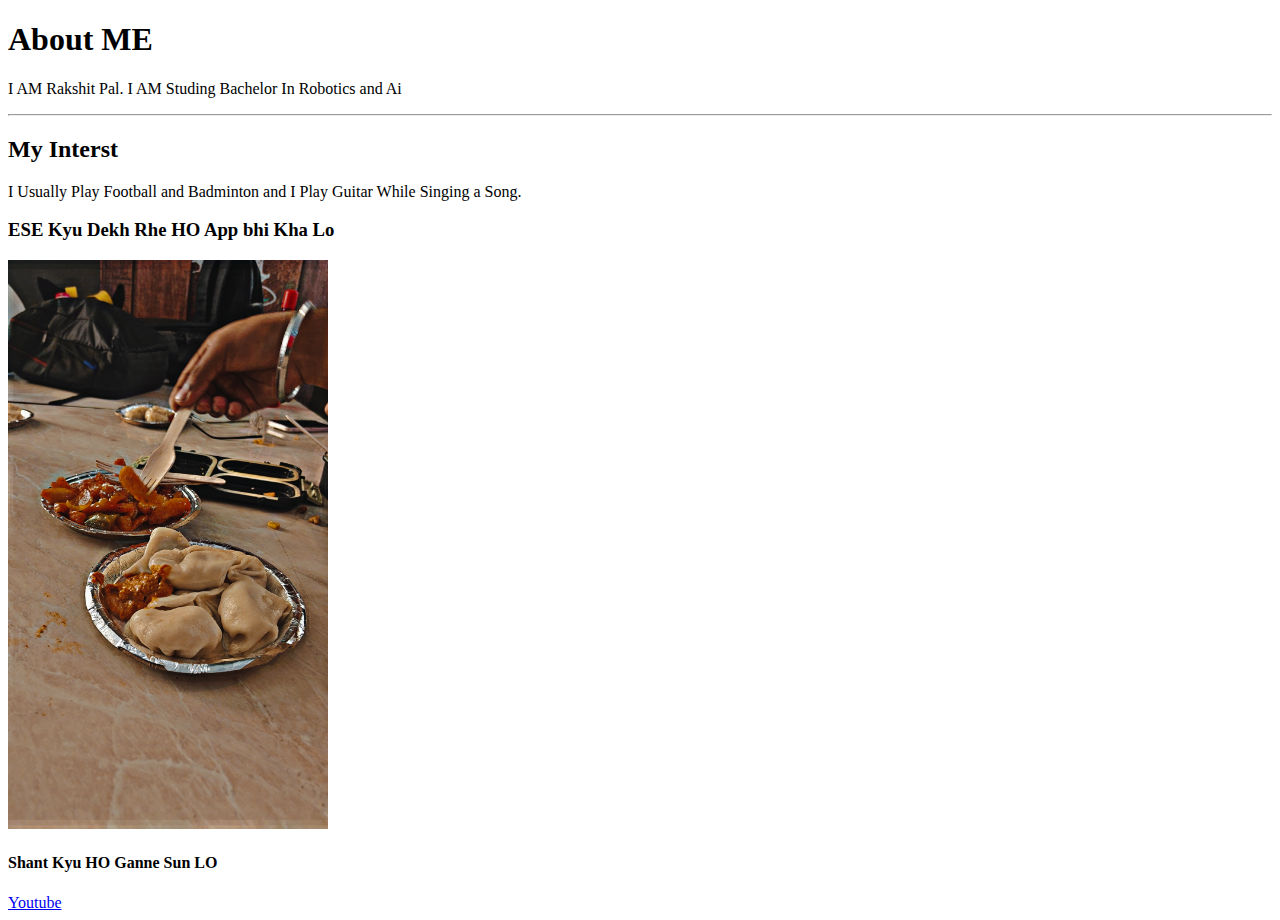
<file: open link/index.html>
<!DOCTYPE html>
<html lang="en">
<head>
    <meta charset="UTF-8">
    <meta name="viewport" content="width=device-width, initial-scale=1.0">
    <title>Document</title>
</head>
<body>
    <h1>About ME</h1>
    <p>I AM Rakshit Pal. I AM Studing Bachelor In Robotics and Ai</p>
    <hr>
    <h2>My Interst</h2>
    <p>I Usually Play Football and Badminton and I Play Guitar While Singing a Song.</p>
    <h3>ESE Kyu Dekh Rhe HO App bhi Kha Lo</h3>
    <img src="Food.img.jpg" alt="Photo" width="320"">
    <br>
    <h4>Shant Kyu HO Ganne Sun LO</h4>
    <a href="https://share.google/kmwWdwmowE4vPSjzl" >Youtube</a>
</body>
</html>
</file>
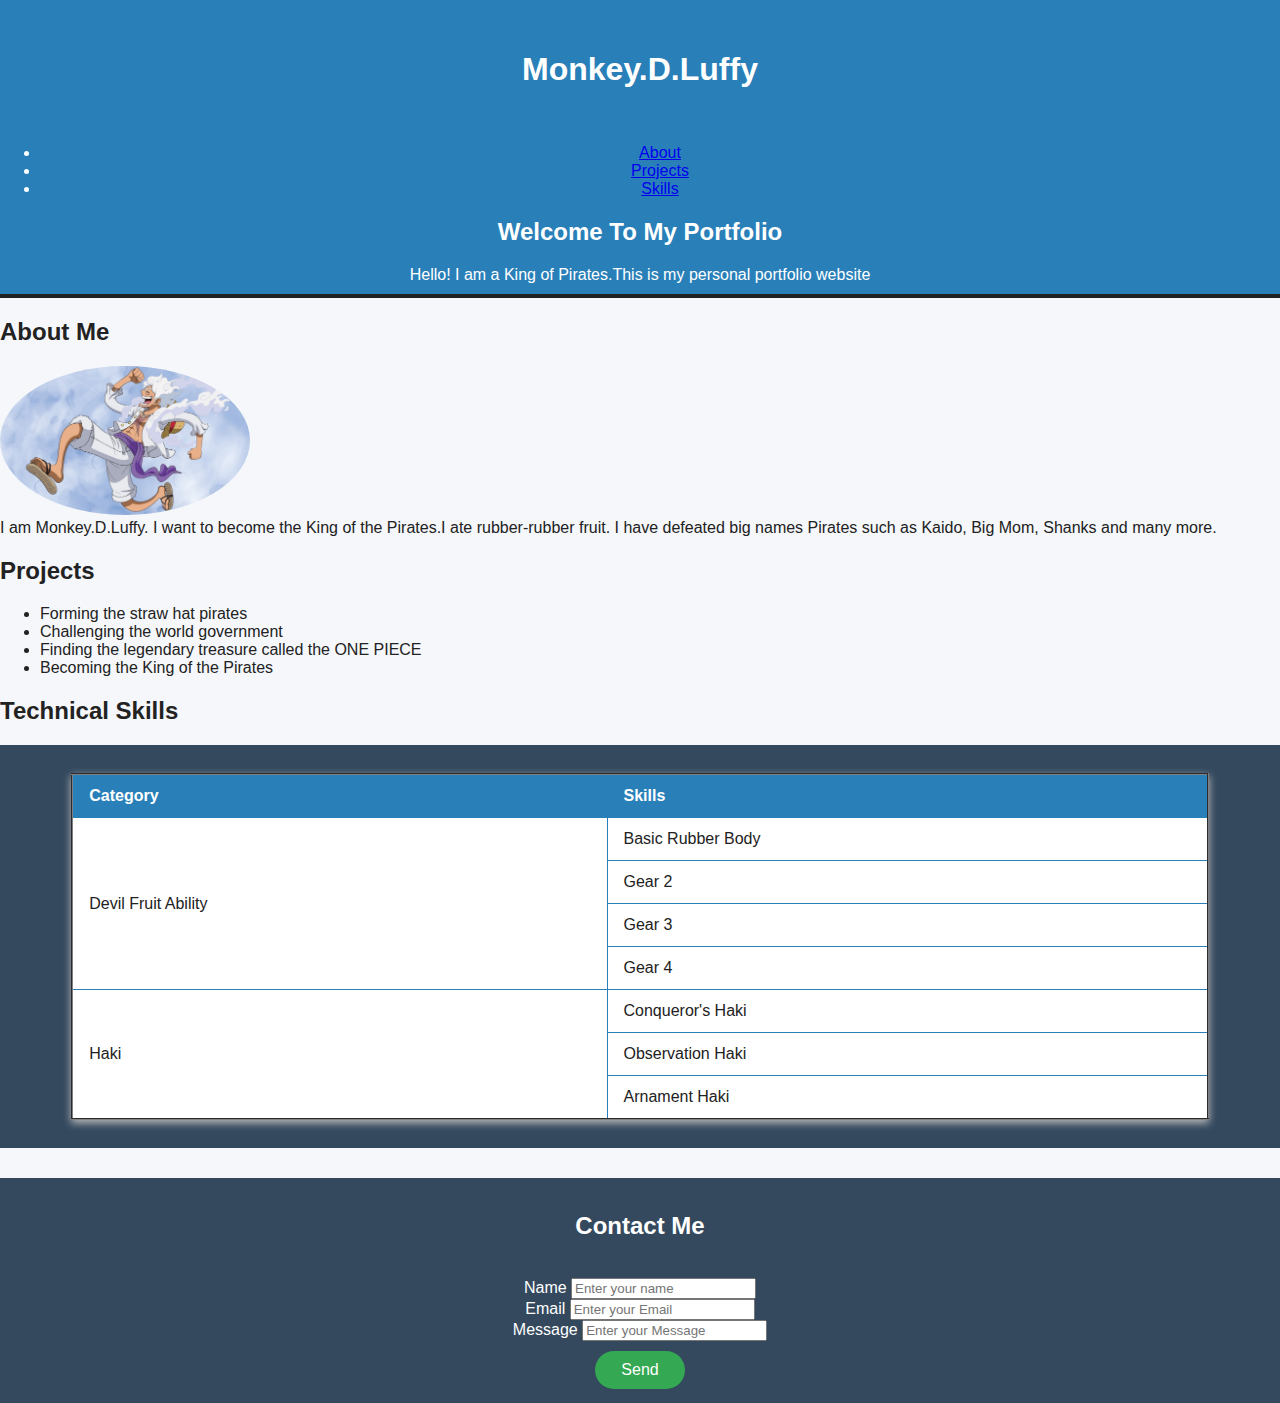
<file: PORTFOLIO CSS/index.html>
<!DOCTYPE html>
<html lang="en">
<head>
    <meta charset="UTF-8">
    <meta name="viewport" content="width=device-width, initial-scale=1.0">
    <title>Portfolio</title>
    <link rel="stylesheet" href="index.css">
    <style>
        img{border-radius: 50%;
            width: 250px;; 
        }

    </style>
   <link rel="index.css" href="index.css"> 
    
</head>
<body>
    <header>
        <h1>Monkey.D.Luffy</h1><br>
        <ul>
        <li><a href="#About">About</a></li>
        <li><a href="#Projects">Projects</a></li>
        <li><a href="#Skills">Skills</a></li>
    </ul>

    <h2>Welcome To My Portfolio</h2>
    <p1>Hello! I am a King of Pirates.This is my personal portfolio website</p1>
    </header>

    <main>
        <h2>About Me</h2>
        <img src="Luffys-Hito-Hito-no-Mi-Model-Nika.jpg" alt="Luffy" ><br>  
        <p1>I am Monkey.D.Luffy. I want to become the King of the Pirates.I ate rubber-rubber fruit.
            I have defeated big names Pirates such as Kaido, Big Mom, Shanks and many more.
        </p1><br>

        <h2>Projects</h2>
        <ul>
        <li><p2>Forming the straw hat pirates</p2></li>
        <li><p2>Challenging the world government</p2></li>
        <li><p2>Finding the legendary treasure called the ONE PIECE</p2></li>
        <li><p2>Becoming the King of the Pirates</p2></li>
    </ul>

    <h2>Technical Skills</h2>
   </main>

   <nav>
    <table border="2">
        <thead>
            <th>Category</th>
            <th>Skills</th>
            
        </thead>

        <tbody>
            <tr>
                <td rowspan="4">Devil Fruit Ability</td>
                <td>Basic Rubber Body</td>
                
            </tr>
            
             <td>Gear 2 </td>
             
            <tr>
                <td colspan="3">Gear 3</td>
            </tr>

            <tr><td>Gear 4</td></tr>
            <tr><td rowspan="4">Haki</td></tr>
            <tr><td>Conqueror's Haki</td></tr>
            <tr><td>Observation Haki</td></tr>
            <tr><td>Arnament Haki</td></tr>
            
        </tbody>

    </table>
   </nav>

   <footer>
    <h2>Contact Me</h2><br>
    <form>
        <label for="Name">Name</label>
        <input type="text" id="Name" placeholder="Enter your name"><br>
        <label for="Email">Email</label>
        <input type="text" id="Email" placeholder="Enter your Email"><br>
        <label for="Message">Message</label>
        <input type="text" id="Message" placeholder="Enter your Message"><br>   
        <button>Send</button>
    </form>
   </footer>
</body>
</html>
</file>
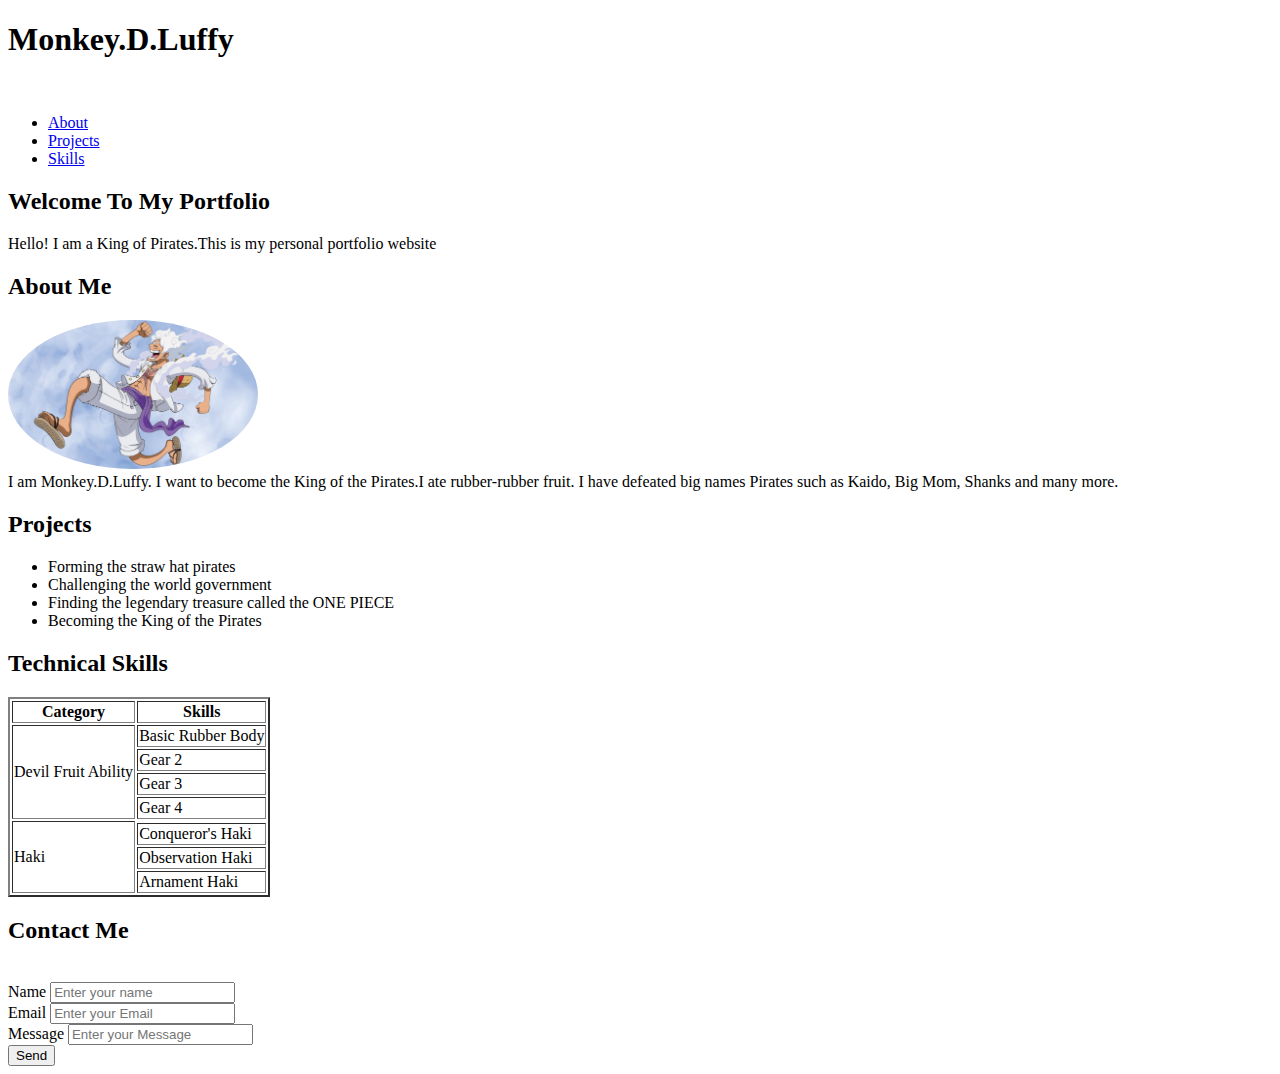
<file: PORTFOLIO/index.html>
<!DOCTYPE html>
<html lang="en">
<head>
    <meta charset="UTF-8">
    <meta name="viewport" content="width=device-width, initial-scale=1.0">
    <title>Portfolio</title>
    <style>
        img{border-radius: 50%;
            width: 250px;; 
        }

    </style>
</head>
<body>
    <header>
        <h1>Monkey.D.Luffy</h1><br>
        <ul>
        <li><a href="#About">About</a></li>
        <li><a href="#Projects">Projects</a></li>
        <li><a href="#Skills">Skills</a></li>
    </ul>

    <h2>Welcome To My Portfolio</h2>
    <p1>Hello! I am a King of Pirates.This is my personal portfolio website</p1>
    </header>

    <main>
        <h2>About Me</h2>
        <img src="Luffys-Hito-Hito-no-Mi-Model-Nika.jpg" alt="Luffy" ><br>  
        <p1>I am Monkey.D.Luffy. I want to become the King of the Pirates.I ate rubber-rubber fruit.
            I have defeated big names Pirates such as Kaido, Big Mom, Shanks and many more.
        </p1><br>

        <h2>Projects</h2>
        <ul>
        <li><p2>Forming the straw hat pirates</p2></li>
        <li><p2>Challenging the world government</p2></li>
        <li><p2>Finding the legendary treasure called the ONE PIECE</p2></li>
        <li><p2>Becoming the King of the Pirates</p2></li>
    </ul>

    <h2>Technical Skills</h2>
   </main>

   <nav>
    <table border="2">
        <thead>
            <th>Category</th>
            <th>Skills</th>
            
        </thead>

        <tbody>
            <tr>
                <td rowspan="4">Devil Fruit Ability</td>
                <td>Basic Rubber Body</td>
                
            </tr>
            
             <td>Gear 2 </td>
             
            <tr>
                <td colspan="3">Gear 3</td>
            </tr>

            <tr><td>Gear 4</td></tr>
            <tr><td rowspan="4">Haki</td></tr>
            <tr><td>Conqueror's Haki</td></tr>
            <tr><td>Observation Haki</td></tr>
            <tr><td>Arnament Haki</td></tr>
            
        </tbody>

    </table>
   </nav>

   <footer>
    <h2>Contact Me</h2><br>
    <form>
        <label for="Name">Name</label>
        <input type="text" id="Name" placeholder="Enter your name"><br>
        <label for="Email">Email</label>
        <input type="text" id="Email" placeholder="Enter your Email"><br>
        <label for="Message">Message</label>
        <input type="text" id="Message" placeholder="Enter your Message"><br>   
        <button>Send</button>
    </form>
   </footer>
</body>
</html>
</file>
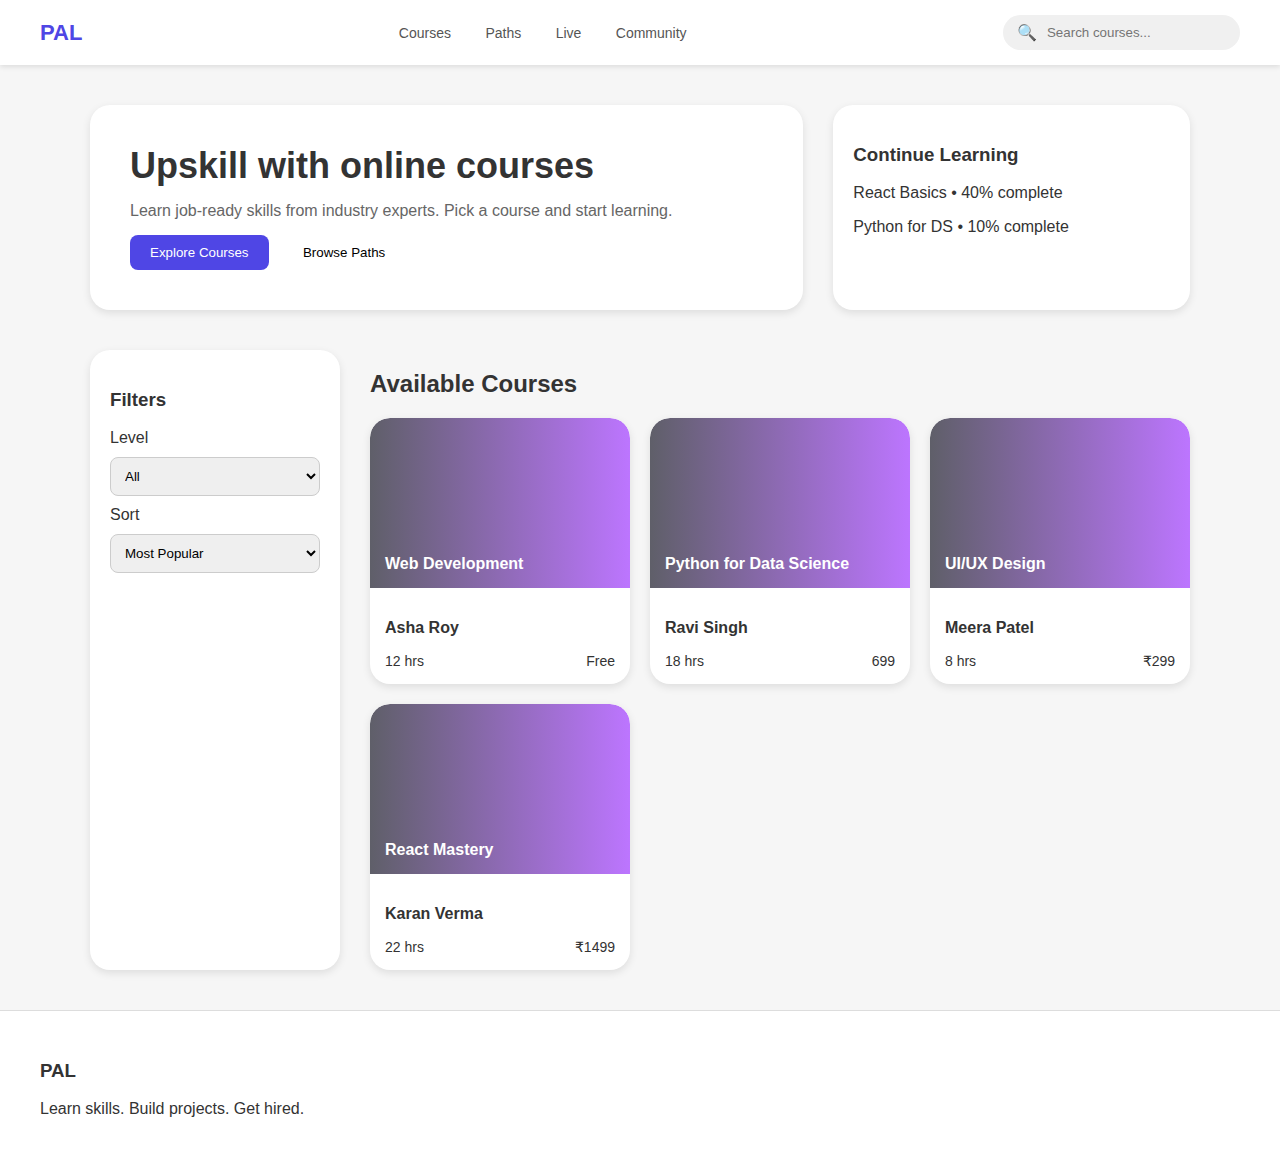
<file: learning platform UI.html>
<!DOCTYPE html>
<html lang="en">
<head>
<meta charset="UTF-8" />
<meta name="viewport" content="width=device-width, initial-scale=1.0" />
<title>Online Learning UI</title>
<style>
  body { margin:0; font-family:Arial; background:#f6f6f6; color:#333; }
  header { background:#fff; padding:15px 40px; display:flex; justify-content:space-between; align-items:center; box-shadow:0 2px 5px rgba(0, 0, 0, 0.1);} 
  .logo { font-size:22px; font-weight:bold; color:#4f46e5; }
  nav a { margin:0 15px; text-decoration:none; color:#555; font-size:14px; }
  .search-box { background:#f0f0f0; padding:8px 14px; border-radius:20px; display:flex; align-items:center; }
  .search-box input { border:none; background:none; outline:none; margin-left:8px; }

  .hero { max-width:1100px; margin:40px auto; display:grid; grid-template-columns:2fr 1fr; gap:30px; }
  .hero-main { background:#fff; padding:40px; border-radius:20px; box-shadow:0 3px 8px rgba(0,0,0,0.1);} 
  .hero-main h1 { font-size:36px; margin:0; }
  .hero-main p { margin:15px 0; color:#666; }
  .hero-main .buttons button { padding:10px 20px; border:none; border-radius:8px; margin-right:10px; cursor:pointer; }
  .btn-primary { background:#4f46e5; color:#fff; }
  .btn-outline { background:#fff; border:1px solid #ccc; }

  .sidebar { background:#fff; padding:20px; border-radius:20px; box-shadow:0 3px 8px rgba(0,0,0,0.1);} 

  .content { max-width:1100px; margin:40px auto; display:grid; grid-template-columns:250px 1fr; gap:30px; }

  .filters { background:#fff; padding:20px; border-radius:20px; box-shadow:0 3px 8px rgba(0,0,0,0.1);} 
  .filters select { width:100%; padding:10px; margin:10px 0; border-radius:8px; border:1px solid #ccc; }

  .courses { }
  .courses-grid { display:grid; grid-template-columns:repeat(auto-fill, minmax(250px, 1fr)); gap:20px; }
  .course-card { background:#fff; border-radius:20px; box-shadow:0 3px 8px rgba(0,0,0,0.1); overflow:hidden; }
  .thumb { height:140px; background:linear-gradient(90deg,#5f5f69,hsl(271, 100%, 73%)); padding:15px; color:#fff; display:flex; align-items:flex-end; border-radius:20px 20px 0 0; }
  .course-info { padding:15px; }
  .course-footer { display:flex; justify-content:space-between; margin-top:10px; font-size:14px; }

  footer { background:#fff; padding:30px 40px; margin-top:40px; border-top:1px solid #ddd; }
</style>
</head>
<body>

<header>
  <div class="logo">PAL</div>
  <nav>
    <a href="#">Courses</a>
    <a href="#">Paths</a>
    <a href="#">Live</a>
    <a href="#">Community</a>
  </nav>
  <div class="search-box">
    🔍 <input type="text" placeholder="Search courses..." />
  </div>
</header>

<section class="hero">
  <div class="hero-main">
    <h1>Upskill with online courses</h1>
    <p>Learn job‑ready skills from industry experts. Pick a course and start learning.</p>

    <div class="buttons">
      <button class="btn-primary">Explore Courses</button>
      <button class="btn-outline">Browse Paths</button>
    </div>
  </div>

  <div class="sidebar">
    <h3>Continue Learning</h3>
    <p>React Basics • 40% complete</p>
    <p>Python for DS • 10% complete</p>
  </div>
</section>

<section class="content">
  <div class="filters">
    <h3>Filters</h3>
    <label>Level</label>
    <select>
      <option>All</option>
      <option>Beginner</option>
      <option>Intermediate</option>
      <option>Advanced</option>
    </select>

    <label>Sort</label>
    <select>
      <option>Most Popular</option>
      <option>Newest</option>
      <option>Price: Low to High</option>
      <option>Price: High to Low</option>
    </select>
  </div>

  <div class="courses">
    <h2>Available Courses</h2>

    <div class="courses-grid">

      <div class="course-card">
        <div class="thumb"><strong>Web Development</strong></div>
        <div class="course-info">
          <p><strong>Asha Roy</strong></p>
          <div class="course-footer">
            <span>12 hrs</span>
            <span>Free</span>
          </div>
        </div>
      </div>

      <div class="course-card">
        <div class="thumb"><strong>Python for Data Science</strong></div>
        <div class="course-info">
          <p><strong>Ravi Singh</strong></p>
          <div class="course-footer">
            <span>18 hrs</span>
            <span>699</span>
          </div>
        </div>
      </div>

      <div class="course-card">
        <div class="thumb"><strong>UI/UX Design</strong></div>
        <div class="course-info">
          <p><strong>Meera Patel</strong></p>
          <div class="course-footer">
            <span>8 hrs</span>
            <span>₹299</span>
          </div>
        </div>
      </div>

      <div class="course-card">
        <div class="thumb"><strong>React Mastery</strong></div>
        <div class="course-info">
          <p><strong>Karan Verma</strong></p>
          <div class="course-footer">
            <span>22 hrs</span>
            <span>₹1499</span>
          </div>
        </div>
      </div>

    </div>
  </div>
</section>

<footer>
  <h3>PAL</h3>
  <p>Learn skills. Build projects. Get hired.</p>
</footer>

</body>
</html>
</file>
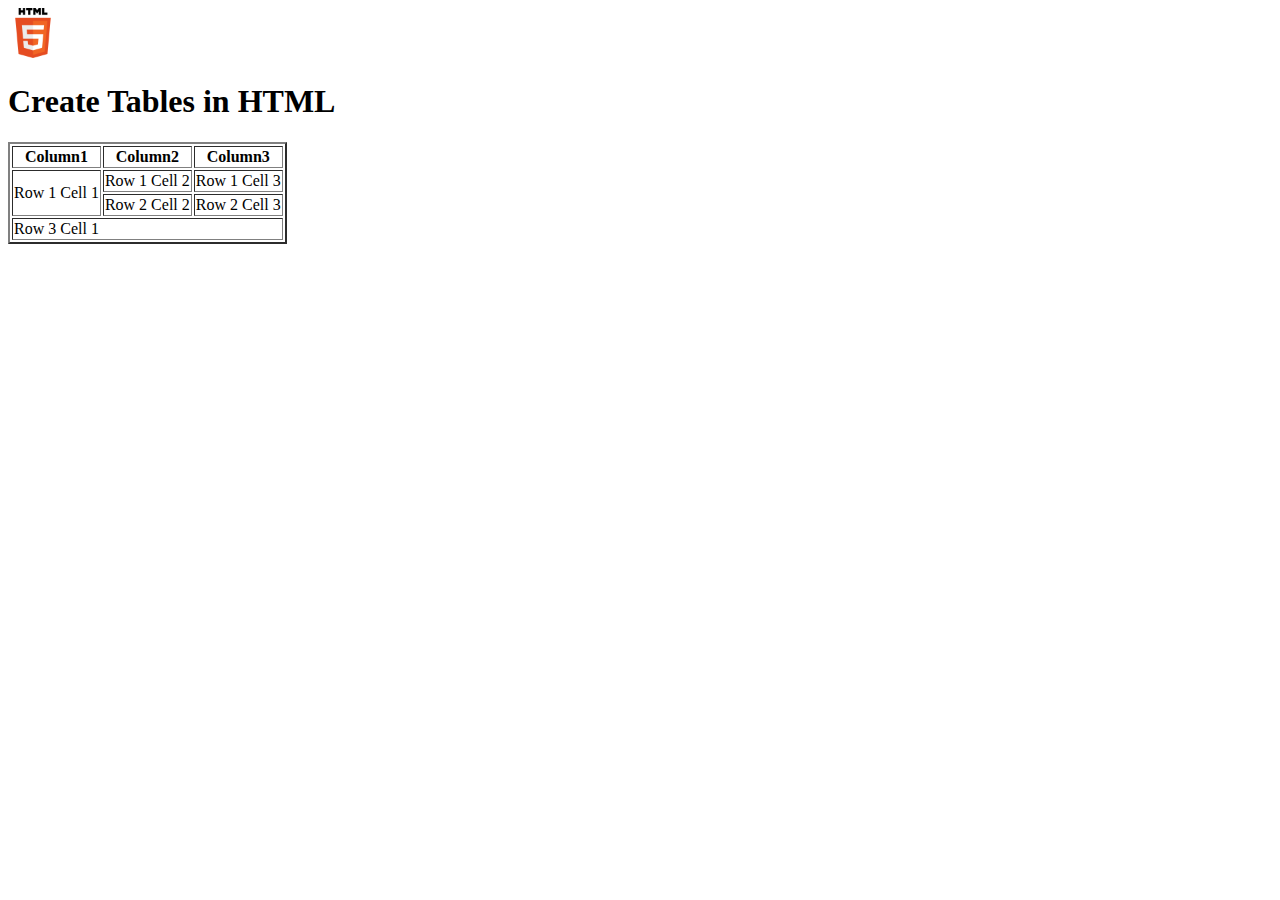
<file: Homework/25 table.html>
<!DOCTYPE html>
<html lang="en">
<head>
    <meta charset="UTF-8">
    <meta name="viewport" content="width=device-width, initial-scale=1.0">
    <title>homework 1</title>
</head>
<body>

    <img src="HTML.png" alt="logo" width="50"/><h1>Create Tables in HTML</h1>
    
    <table border="2">
        <thead>
            <th>Column1</th>
            <th>Column2</th>
            <th>Column3</th>
        </thead>

        <tbody>
            <tr>
                <td rowspan="2">Row 1 Cell 1</td>
                <td>Row 1 Cell 2</td>
                <td>Row 1 Cell 3</td>
            </tr>
            
             <td>Row 2 Cell 2</td>
             <td>Row 2 Cell 3</td>
            <tr>
                <td colspan="3">Row 3 Cell 1</td>
            </tr>
        </tbody>

    </table>
</body>
</html>
</file>
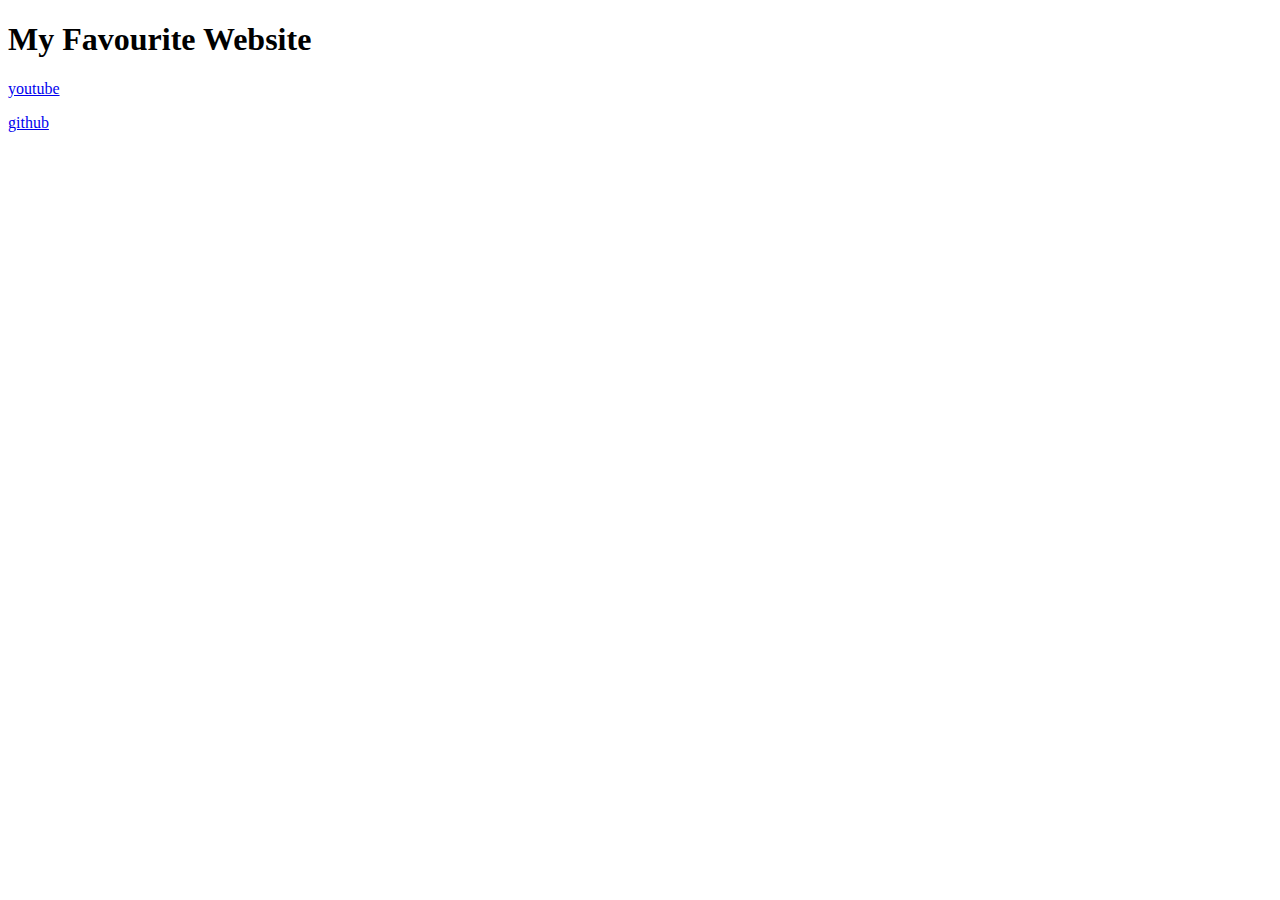
<file: lab 1/my favourite website.html>
<!DOCTYPE html>
<html lang="en">
<head>
    <meta charset="UTF-8">
    <meta name="viewport" content="width=device-width, initial-scale=1.0">
    <title>My Favourite Class</title>
</head>
<body>
    <h1>My Favourite Website</h1>
    <p><a href="https://www.youtube.com" target="_blank">youtube</a></p>
    <p><a href="https://github.com/palrakshit7914-hub/HTML" target="_blank">github</a></p>
</body>
</html>
</file>
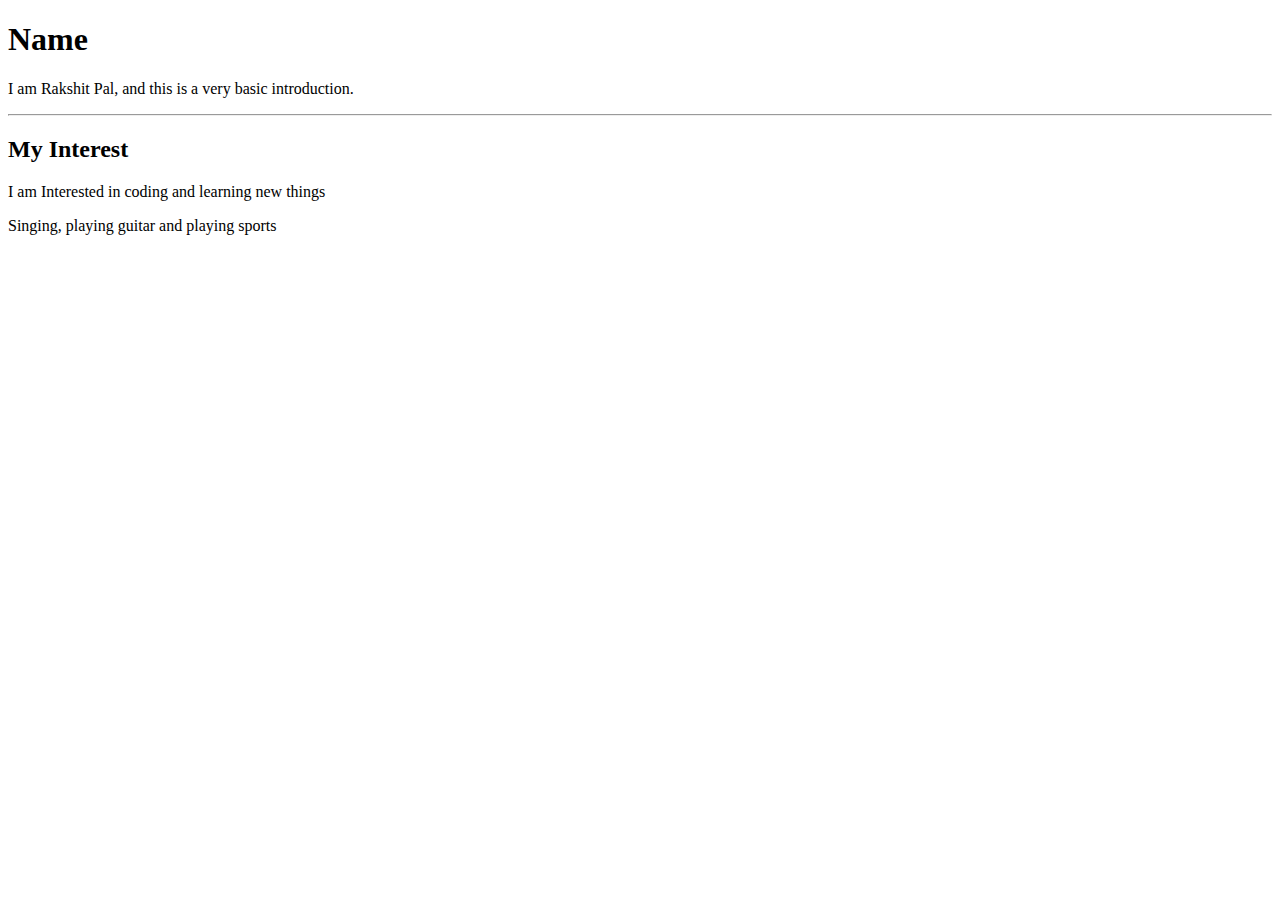
<file: lab 1/short bio.html>
<!DOCTYPE html>
<html lang="en">
<head>
    <meta charset="UTF-8">
    <meta name="viewport" content="width=device-width, initial-scale=1.0">
    <title>Short bio</title>
</head>
<body>
    <h1>Name</h1>
    <p>I am Rakshit Pal, and this is a very basic introduction.</p>
    <hr>
    <h2>My Interest</h2>
    <p>I am Interested in coding and learning new things</p>
    <p>Singing, playing guitar and playing sports</p>
</body>
</html>
</file>
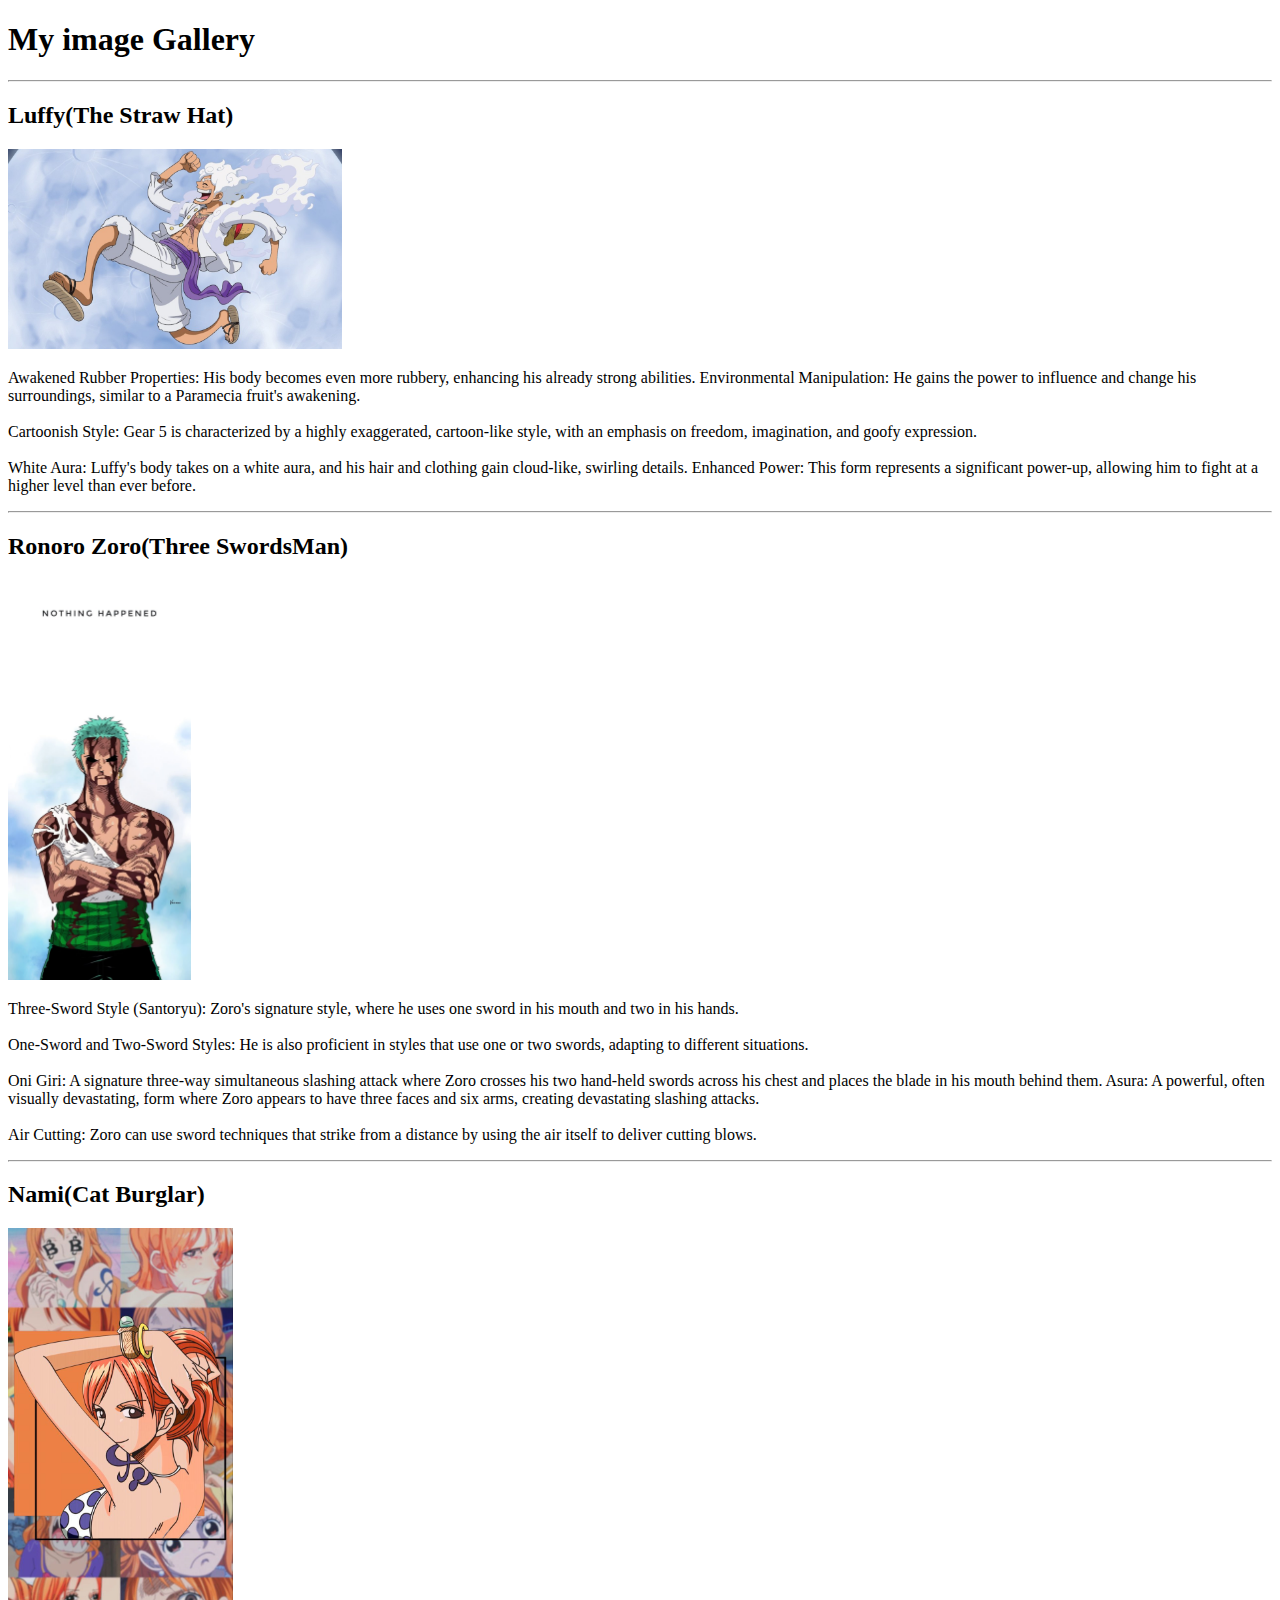
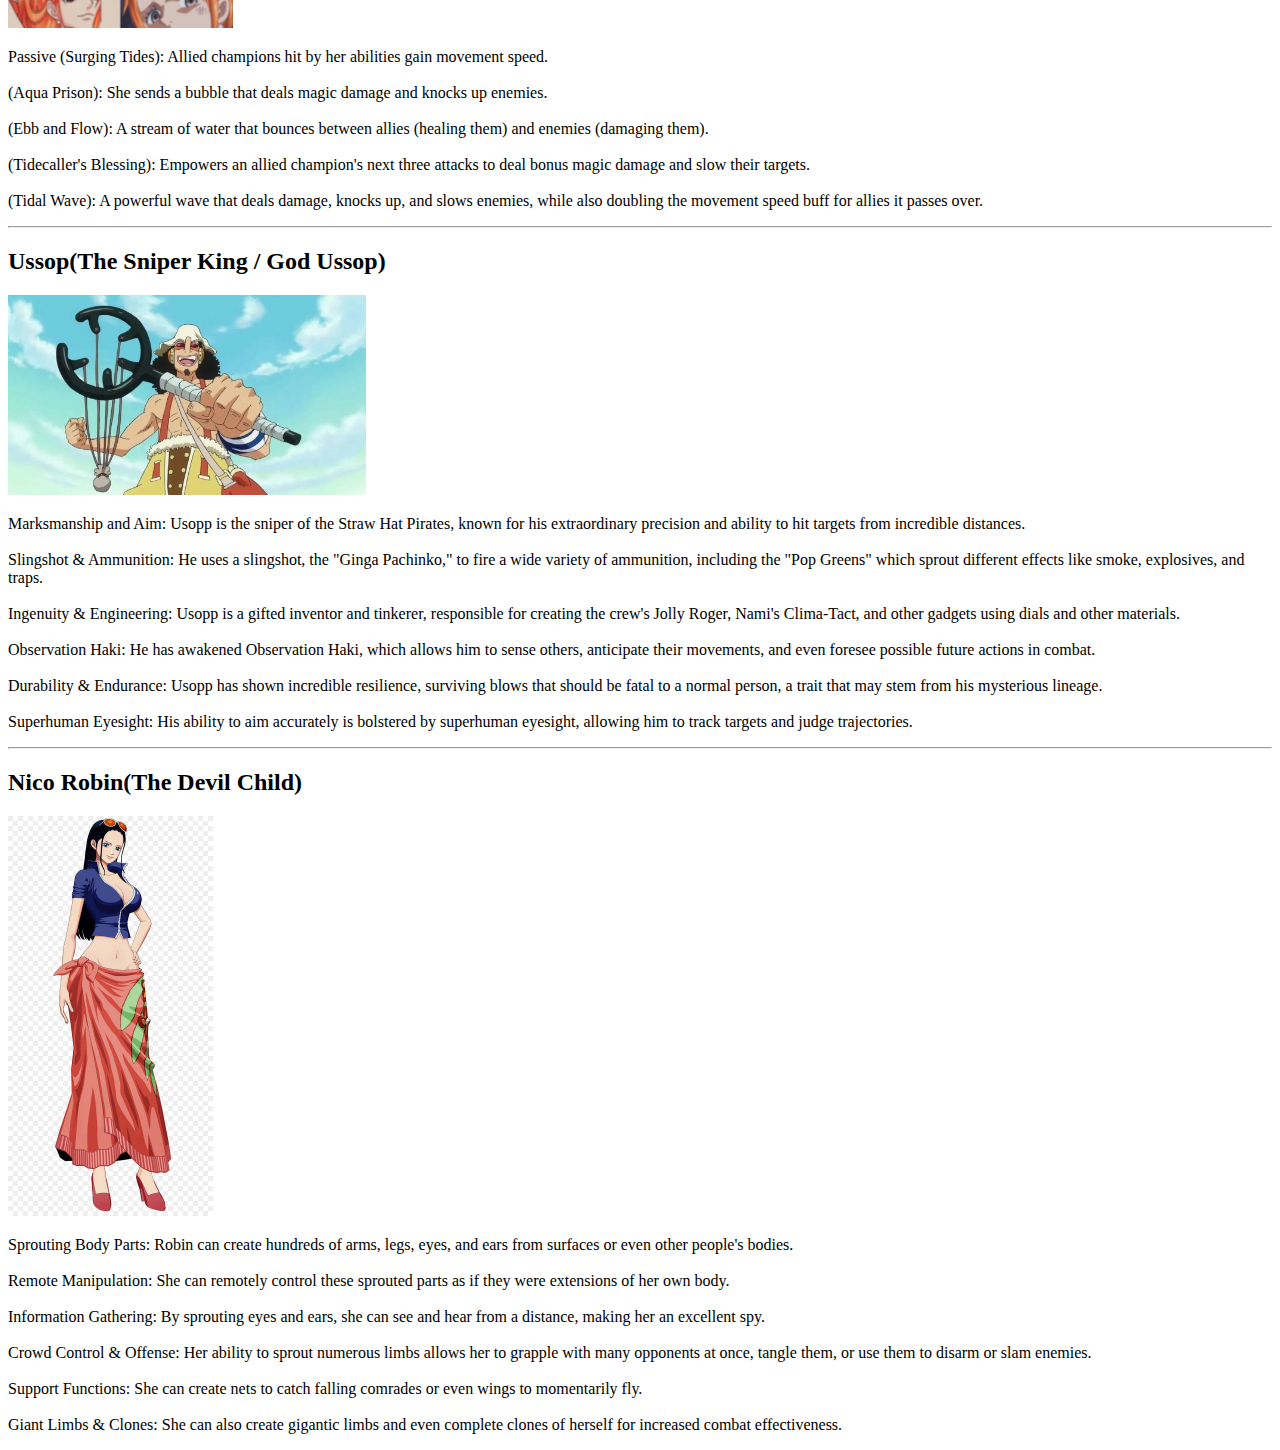
<file: lab 2/image shoowcase.html>
<!DOCTYPE html>
<html lang="en">
<head>
    <meta charset="UTF-8">
    <meta name="viewport" content="width=device-width, initial-scale=1.0">
    <title>Image Gallery</title>
</head>
<body>
    <h1>My image Gallery</h1>
    <hr>
    <h2>Luffy(The Straw Hat)</h2>
    <img src="Luffys-Hito-Hito-no-Mi-Model-Nika.jpg" alt="Luffy gear 5" height="200">
    <p>Awakened Rubber Properties: His body becomes even more rubbery, enhancing his already strong abilities. 
Environmental Manipulation: He gains the power to influence and change his surroundings, similar to a Paramecia fruit's awakening.<br><br>
Cartoonish Style: Gear 5 is characterized by a highly exaggerated, cartoon-like style, with an emphasis on freedom, imagination, and goofy expression.<br><br>
White Aura: Luffy's body takes on a white aura, and his hair and clothing gain cloud-like, swirling details. 
Enhanced Power: This form represents a significant power-up, allowing him to fight at a higher level than ever before. 
    </p>

    <hr>

    <h2>Ronoro Zoro(Three SwordsMan)</h2>
    <img src="Zoro.jpg" alt="Zoro" height="400">
    <p>Three-Sword Style (Santoryu): Zoro's signature style, where he uses one sword in his mouth and two in his hands.<br><br> 
One-Sword and Two-Sword Styles: He is also proficient in styles that use one or two swords, adapting to different situations.<br><br>
Oni Giri: A signature three-way simultaneous slashing attack where Zoro crosses his two hand-held swords across his chest and places the blade in his mouth behind them. 
Asura: A powerful, often visually devastating, form where Zoro appears to have three faces and six arms, creating devastating slashing attacks.<br><br> 
Air Cutting: Zoro can use sword techniques that strike from a distance by using the air itself to deliver cutting blows.</p>

   <hr>
   <h2>Nami(Cat Burglar)</h2>
   <img src="Nami.jpg" alt="Nami" height="400">
   <p>Passive (Surging Tides): Allied champions hit by her abilities gain movement speed.<br><br> 
 (Aqua Prison): She sends a bubble that deals magic damage and knocks up enemies. <br><br>
 (Ebb and Flow): A stream of water that bounces between allies (healing them) and enemies (damaging them).<br><br> 
 (Tidecaller's Blessing): Empowers an allied champion's next three attacks to deal bonus magic damage and slow their targets. <br><br>
 (Tidal Wave): A powerful wave that deals damage, knocks up, and slows enemies, while also doubling the movement speed buff for allies it passes over.</p>

   <hr>
   <h2>Ussop(The Sniper King / God Ussop)</h2>
   <img src="Ussop.jpg" alt="Ussop" height="200">
   <p>Marksmanship and Aim: Usopp is the sniper of the Straw Hat Pirates, known for his extraordinary precision and ability to hit targets from incredible distances.<br><br> 
Slingshot & Ammunition: He uses a slingshot, the "Ginga Pachinko," to fire a wide variety of ammunition, including the "Pop Greens" which sprout different effects like smoke, explosives, and traps. <br><br>
Ingenuity & Engineering: Usopp is a gifted inventor and tinkerer, responsible for creating the crew's Jolly Roger, Nami's Clima-Tact, and other gadgets using dials and other materials. <br><br>
Observation Haki: He has awakened Observation Haki, which allows him to sense others, anticipate their movements, and even foresee possible future actions in combat. <br><br>
Durability & Endurance: Usopp has shown incredible resilience, surviving blows that should be fatal to a normal person, a trait that may stem from his mysterious lineage. <br><br>
Superhuman Eyesight: His ability to aim accurately is bolstered by superhuman eyesight, allowing him to track targets and judge trajectories.</p>

   <hr>
   <h2>Nico Robin(The Devil Child)</h2>
   <img src="Robin.jpg" alt="Robin" height="400">
   <p>Sprouting Body Parts: Robin can create hundreds of arms, legs, eyes, and ears from surfaces or even other people's bodies. <br><br>
Remote Manipulation: She can remotely control these sprouted parts as if they were extensions of her own body. <br><br>
Information Gathering: By sprouting eyes and ears, she can see and hear from a distance, making her an excellent spy. <br><br>
Crowd Control & Offense: Her ability to sprout numerous limbs allows her to grapple with many opponents at once, tangle them, or use them to disarm or slam enemies. <br><br>
Support Functions: She can create nets to catch falling comrades or even wings to momentarily fly.<br><br> 
Giant Limbs & Clones: She can also create gigantic limbs and even complete clones of herself for increased combat effectiveness.</p>
</body>
</html>
</file>
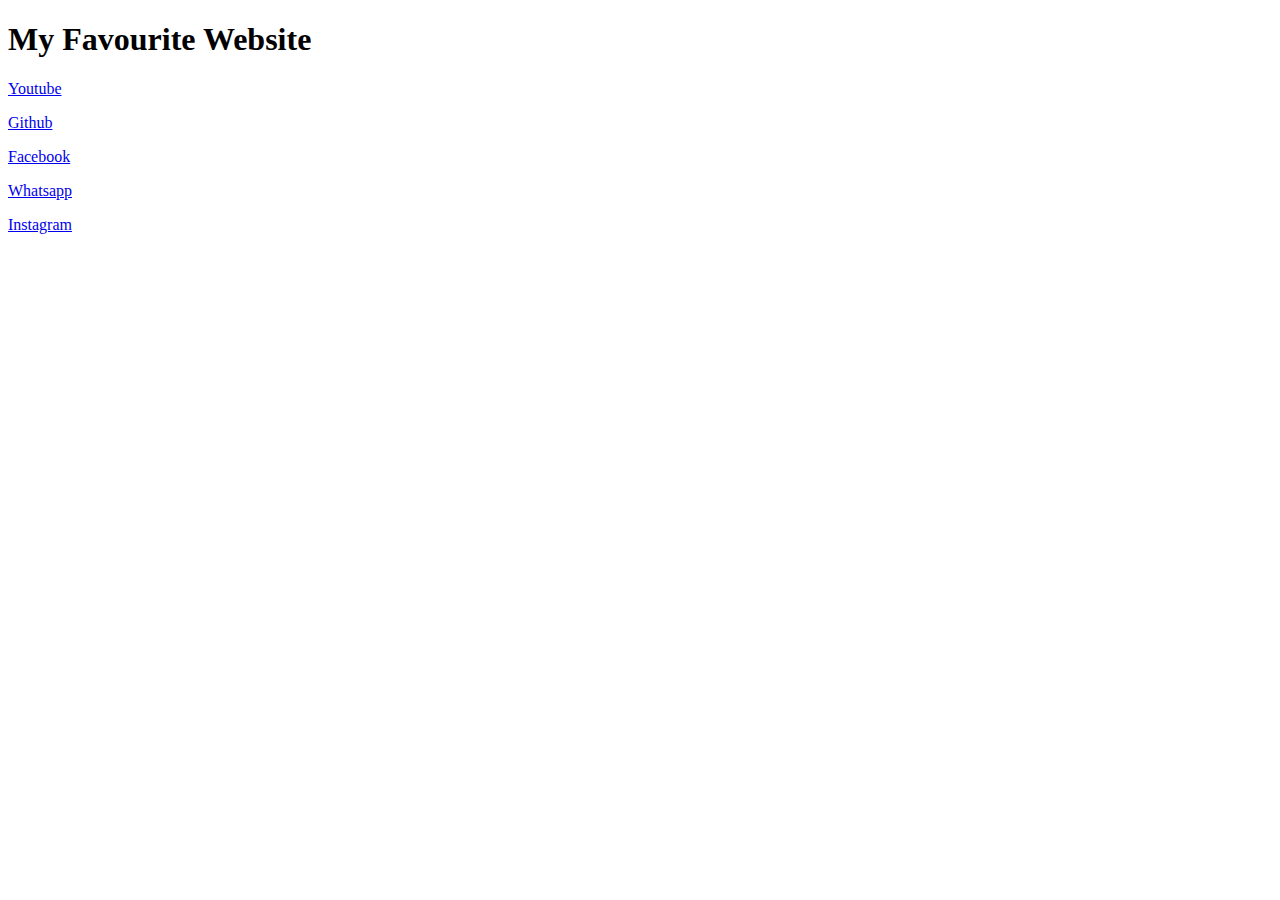
<file: lab 2/my fav.. wesite(adv.).html>
<!DOCTYPE html>
<html lang="en">
<head>
    <meta charset="UTF-8">
    <meta name="viewport" content="width=device-width, initial-scale=1.0">
    <title>myy fav. wesite(adv.)</title>
</head>
<body>
     <h1>My Favourite Website</h1>
    <p><a href="https://www.youtube.com" target="_blank">Youtube</a></p>
    <p><a href="https://github.com/palrakshit7914-hub/HTML" target="_blank">Github</a></p>
    <p><a href="https://facebook.com" target="_blank">Facebook</a></p>
    <p><a href="https://whatapp.com" target="_blank">Whatsapp</a></p>
    <p><a href="https://instagram.com" target="_blank">Instagram</a></p>
</body>
</html>
</file>
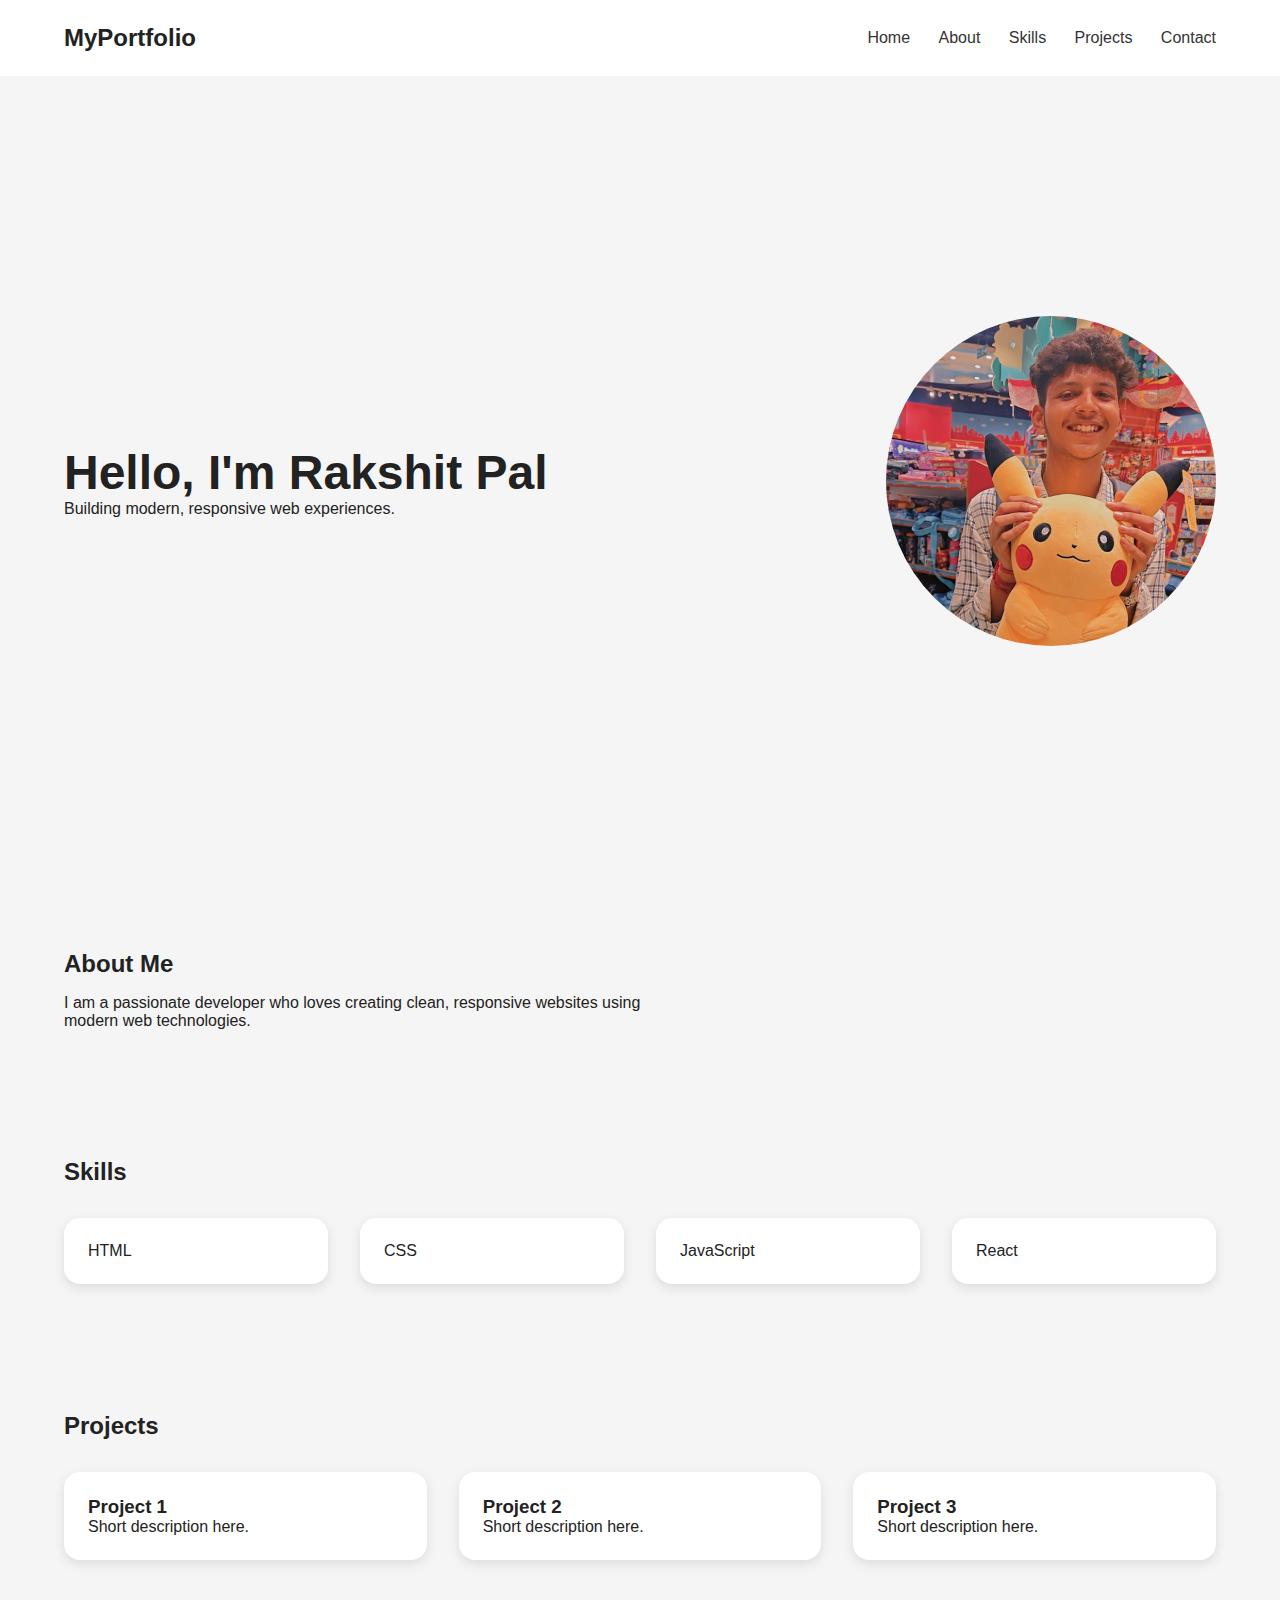
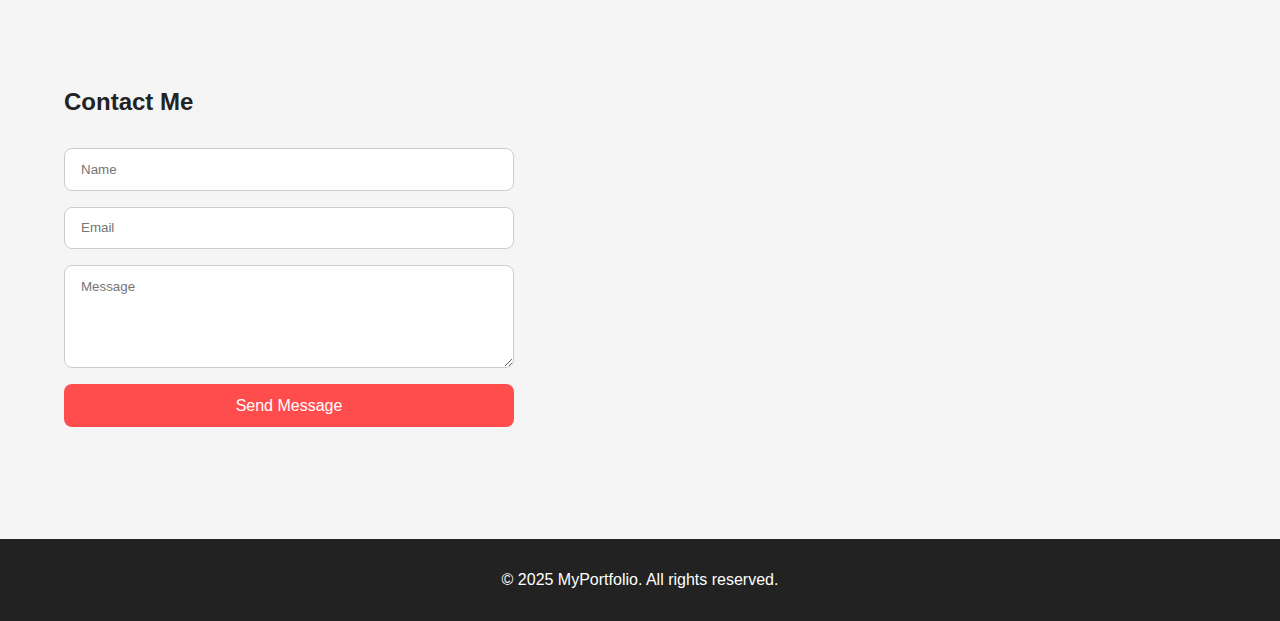
<file: Lab 3 portfolio/portfolio.html>
<!DOCTYPE html>
<html lang="en">
<head>
    <meta charset="UTF-8">
    <meta name="viewport" content="width=device-width, initial-scale=1.0">
    <title>Lab-03 assignment PORTFOLIO</title>

    <style>
    *{ margin: 0; padding: 0; box-sizing: border-box; font-family: 'Poppins', sans-serif; }
    body { background: #f5f5f5; color: #222; }
    header { display: flex; justify-content: space-between; align-items: center; padding: 1.5rem 5%; position: sticky; top: 0; background: #fff; }
    header nav a { margin-left: 1.5rem; text-decoration: none; color: #333; font-weight: 500; transition: 0.3s; }
    header nav a:hover { color: #ff4d4d; }

    /* Hero */
    .hero { display: flex; align-items: center; justify-content: space-between; padding: 4rem 5%; min-height: 90vh; }
    .hero-text h1 { font-size: 3rem; }
    .highlight { animation: colorChange 3s infinite alternate; }
    @keyframes colorChange { 0%{ color:#ff4d4d;} 100%{ color:#4d79ff;} }
    .hero img { width: 330px; border-radius: 100%; }

    /* Grid sections */
    .section { padding: 4rem 5%; }
    .grid { display: grid; grid-template-columns: repeat(auto-fit, minmax(250px, 1fr)); gap: 2rem; }
    .card { background:#fff; padding:1.5rem; border-radius:1rem; box-shadow:0 4px 12px rgba(0,0,0,0.1); transition:0.3s; }
    .card:hover { transform: translateY(-8px); }

    /* Contact */
    form { display:flex; flex-direction:column; gap:1rem; max-width:450px; }
    input, textarea { padding:0.8rem 1rem; border-radius:0.5rem; border:1px solid #ccc; }
    button { padding:0.8rem 1rem; border:none; background:#ff4d4d; color:#fff; border-radius:0.5rem; font-size:1rem; transition:0.3s; cursor:pointer; }
    button:hover { background:#e63e3e; }

    footer { text-align:center; padding:2rem; background:#222; color:#fff; margin-top:3rem; }

    /* Responsive */
    @media(max-width:768px){
      .hero { flex-direction: column-reverse; text-align:center; }
      .hero img { margin-bottom:2rem; }
    }
  </style>
   
</head>
<body>
    <header>
    <h2>MyPortfolio</h2>
    <nav>
      <a href="#hero">Home</a>
      <a href="#about">About</a>
      <a href="#skills">Skills</a>
      <a href="#projects">Projects</a>
      <a href="#contact">Contact</a>
    </nav>
  </header>

  <section class="hero" id="hero">
    <div class="hero-text">
      <h1>Hello, I'm <span class="highlight">Rakshit Pal</span></h1>
      <p>Building modern, responsive web experiences.</p>
    </div>
    <img src="mypic.jpeg" alt="profile" />
  </section>

  <section class="section" id="about">
    <h2>About Me</h2>
    <p style="max-width:600px; margin-top:1rem;">I am a passionate developer who loves creating clean, responsive websites using modern web technologies.</p>
  </section>

  <section class="section" id="skills">
    <h2>Skills</h2>
    <div class="grid" style="margin-top:2rem;">
      <div class="card">HTML</div>
      <div class="card">CSS</div>
      <div class="card">JavaScript</div>
      <div class="card">React</div>
    </div>
  </section>

  <section class="section" id="projects">
    <h2>Projects</h2>
    <div class="grid" style="margin-top:2rem;">
      <div class="card"><h3>Project 1</h3><p>Short description here.</p></div>
      <div class="card"><h3>Project 2</h3><p>Short description here.</p></div>
      <div class="card"><h3>Project 3</h3><p>Short description here.</p></div>
    </div>
  </section>

  <section class="section" id="contact">
    <h2>Contact Me</h2>
    <form style="margin-top:2rem;">
      <input type="text" placeholder="Name" required />
      <input type="email" placeholder="Email" required />
      <textarea rows="5" placeholder="Message"></textarea>
      <button>Send Message</button>
    </form>
  </section>

  <footer>
    <p>© 2025 MyPortfolio. All rights reserved.</p>
  </footer>
</body>
</html>
</file>
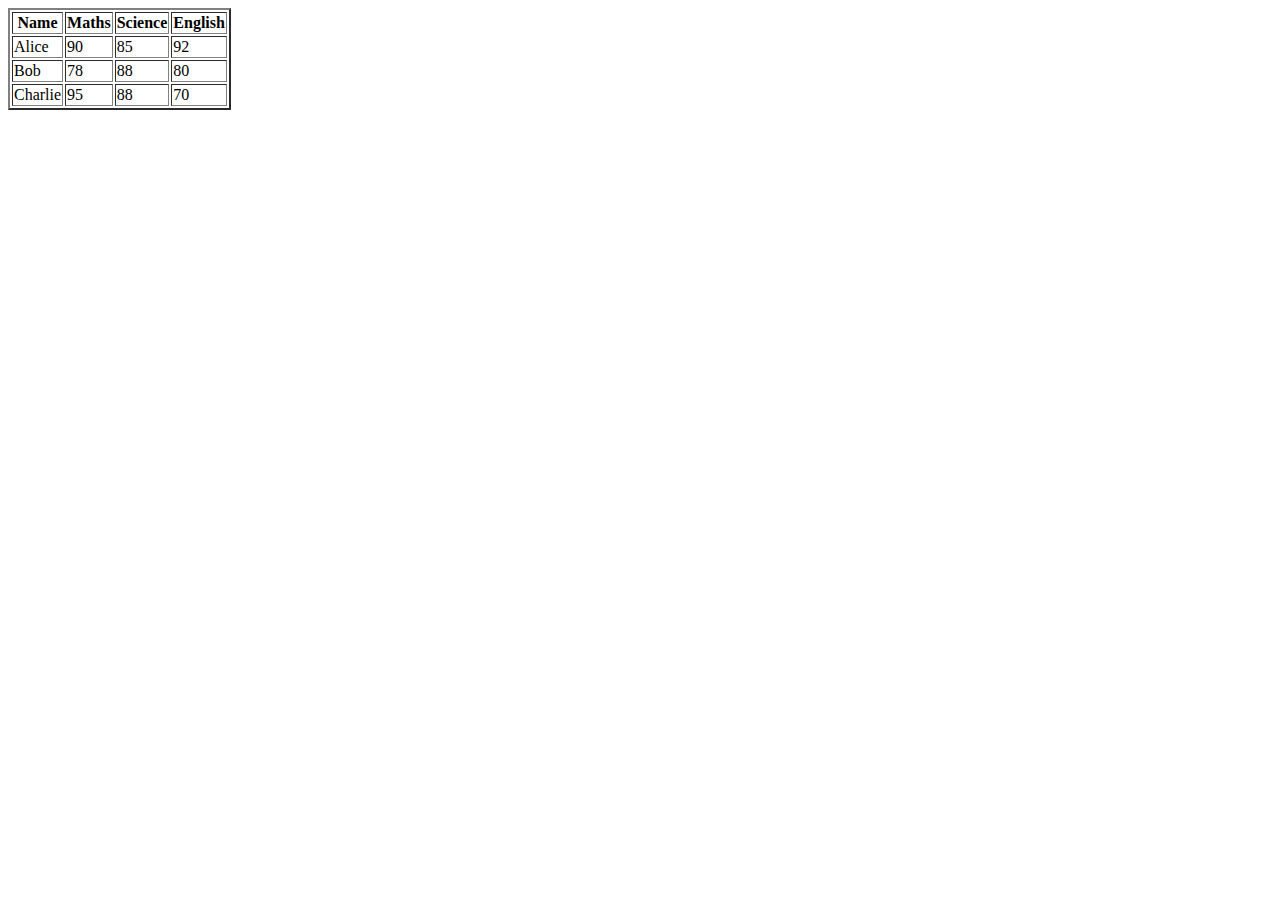
<file: Lab 3/Complex Table.html>
<!DOCTYPE html>
<html lang="en">
<head>
    <meta charset="UTF-8">
    <meta name="viewport" content="width=device-width, initial-scale=1.0">
    <title>Complex table</title>
</head>
<body>
    <table border="2">
        <header>
            <tr>
                <th>Name</th>
                <th>Maths</th>
                <th>Science</th>
                <th>English</th>
            </tr>
        </header>

        <tr>
            <td>Alice</td>
            <td>90</td>
            <td>85</td>
            <td>92</td>
        </tr>

        <tr>
            <td>Bob</td>
            <td>78</td>
            <td>88</td>
            <td>80</td>
        </tr>
        <tr>
            <td>Charlie</td>
            <td>95</td>
            <td>88</td>
            <td>70</td>
        </tr>

    </table>
</body>
</html>
</file>
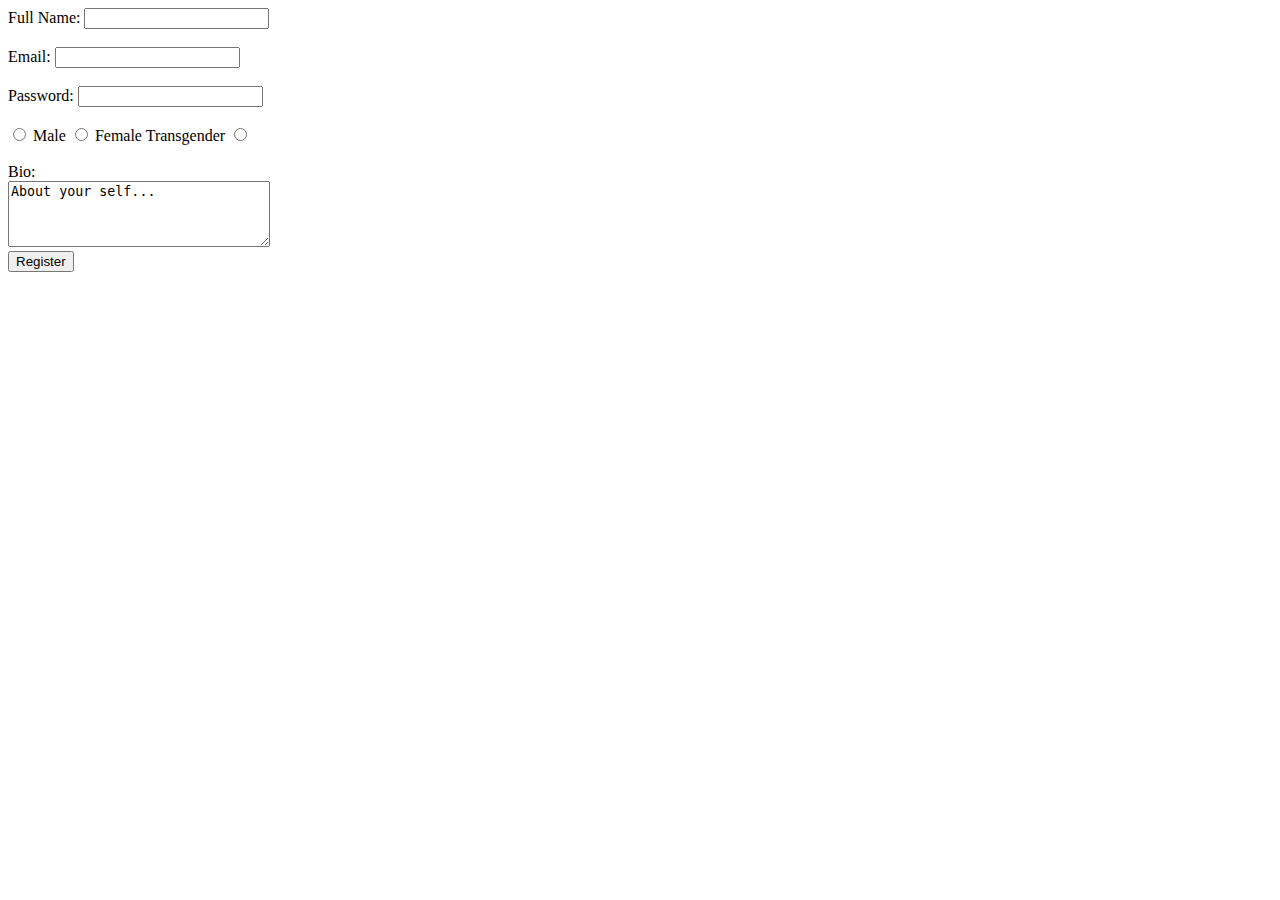
<file: Lab 3/registration form.html>
<!DOCTYPE html>
<html lang="en">
<head>
    <meta charset="UTF-8">
    <meta name="viewport" content="width=device-width, initial-scale=1.0">
    <title>Registration Form</title>
    
</head>
<body>
    <form action="/register" method="post">
        <label for="name">Full Name:</label>
        <input type="text" id="name" name="name"> <br><br>
        <label for="email">Email:</label>
        <input type="email" id="email" name="email"><br><br>
        <label for="password">Password:</label>
        <input type="password" id="password" name="password"><br><br>
        <label for="gender"></label>
        <input type="radio" id="male" name="gender" value="male">
        <label for="male">Male</label>
        <input type="radio" id="female" name="gender" value="female">
        <label for="female">Female</label>
        <label for="transgender">Transgender</label>
        <input type="radio" id="transgender" name="gender" value="transgender"><br><br>
        <label for="bio">Bio:</label><br>
       <textarea  id="bio" name="bio" rows="4" cols="30">About your self...</textarea><br>
       <button type="submit">Register</button>
    </form>
</body>
</html>
</file>
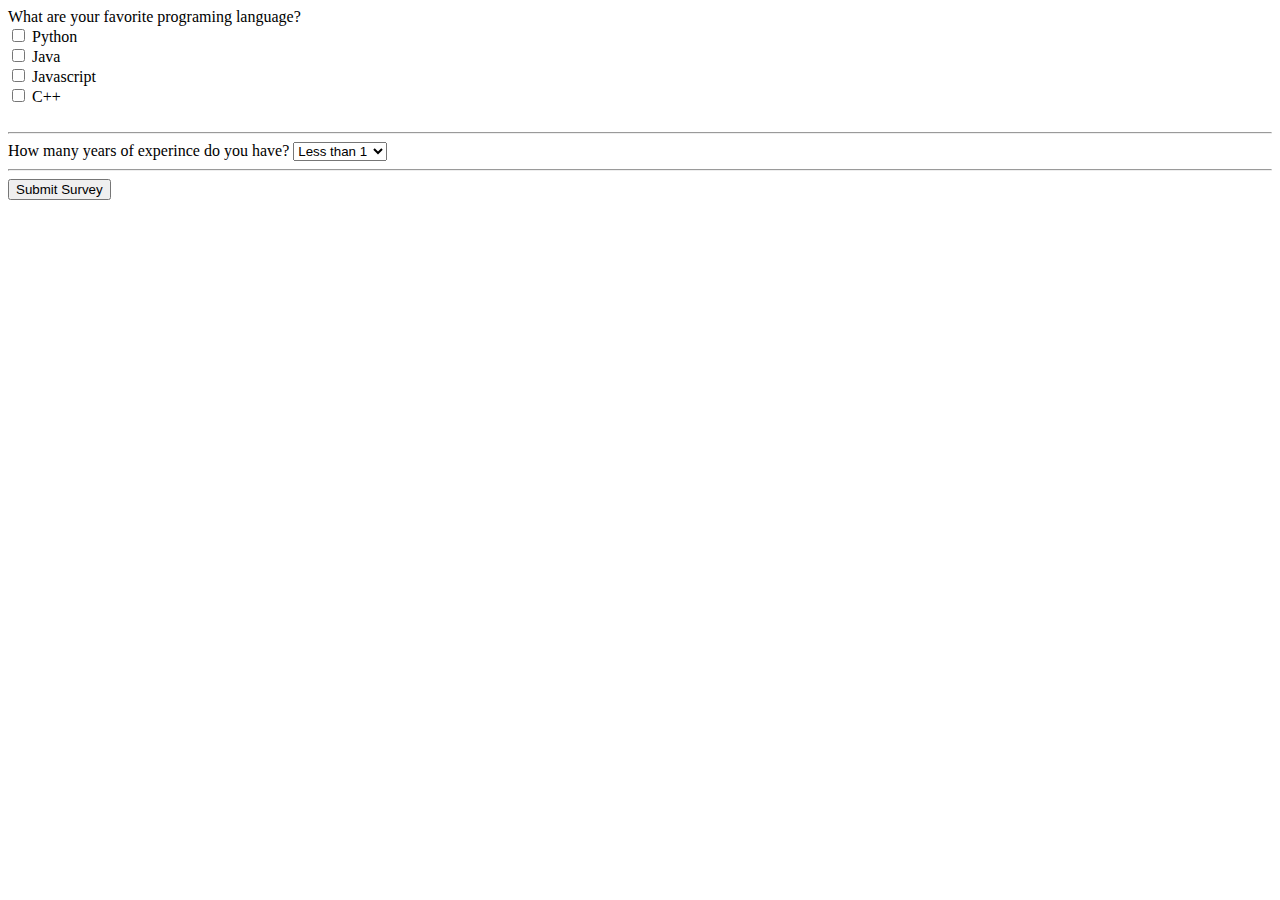
<file: Lab 3/survey form.html>
<!DOCTYPE html>
<html lang="en">
<head>
    <meta charset="UTF-8">
    <meta name="viewport" content="width=device-width, initial-scale=1.0">
    <title>Survey Form</title>
</head>
<body>
    <form action="" method="post">
        <label>What are your favorite programing language?</label><br>
        <input type="checkbox" id="python" name="language" value="python">
        <label for="python">Python</label><br>

        <input type="checkbox" id="java" name="language" value="java">
        <label for="java">Java</label><br>

        <input type="checkbox" id="javascript" name="language" value="javascript">
        <label for="javascript">Javascript</label><br>

        <input type="checkbox" id="cpp" name="language" value="cpp">
        <label for="cpp">C++</label><br><br>
        <hr>
        <label>How many years of experince do you have?</label>
        <select name="experince">
            <option value="less-than 1">Less than 1</option>
            <option value="1-3">1-3</option>
            <option value="3-5">3-5</option>
            <option value="more-than 5">More than 5</option><br><br>
            </select>
            <hr>
            <button type="submit">Submit Survey</button>
        
    </form>
</body>
</html>
</file>
<file: PORTFOLIO CSS/index.css>
/* Color Theme */
body {
  background: #f5f7fa;
  color: #222;
  font-family: 'Roboto', Arial, sans-serif;
  margin: 0;
}

/* Element, ID, Class Selectors */
header {
  background: #2980b9;
  color: #fff;
  padding: 30px 0 10px 0;
  text-align: center;
  border-bottom: 4px solid #222;
}

#main-header {
  position: sticky;
  top: 0;
  z-index: 10;
}

.section {
  background: #eaf4fc;
  margin: 2em auto;
  padding: 20px;
  border-radius: 12px;
  width: 80%;
  box-shadow: 0 2px 8px #ddd;
}

/* Navigation Bar Styling */
nav {
  background: #34495e;
  padding: 8px;
  margin-bottom: 25px;
  text-align: center;
}
nav a {
  color: #fff;
  text-decoration: none;
  padding: 10px 18px;
  font-weight: bold;
  border-radius: 6px;
  margin: 0 6px;
  
}
nav a:hover,
nav a.active {
  background: #2980b9;
}

/* Table Styling */
table {
  background: #fff;
  border-collapse: collapse;
  margin: 20px auto;
  width: 90%;
  box-shadow: 0 3px 8px #bbb;
}
th, td {
  border: 1.5px solid #2980b9;
  padding: 12px 16px;
  text-align: left;
}
th {
  background: #2980b9;
  color: #fff;
}

/* Button Styling */
button, input[type="submit"] {
  background: #34a853;
  color: #fff;
  border: none;
  border-radius: 22px;
  padding: 10px 26px;
  font-size: 1rem;
  cursor: pointer;
  margin-top: 10px;

}
button:hover,
input[type="submit"]:hover {
  background: #238041;
}

/* Visual Separators */
hr {
  border: 0;
  border-top: 2px solid #2980b9;
  margin: 24px 0;
}

/* Positioning Example */
#back-to-top {
  position: fixed;
  right: 25px;
  bottom: 25px;
  background: #e67e22;
  color: #fff;
  padding: 12px 20px;
  border-radius: 50px;
  font-size: 1.1em;
  box-shadow: 0 3px 10px #aaa;
}

footer {
  background: #34495e;
  color: #fff;
  text-align: center;
  padding: 14px 0;
  margin-top: 30px;
}

/* Example .skill for table rows */
.skill {
  font-weight: bold;
  color: #2c3e50;
}
</file>
